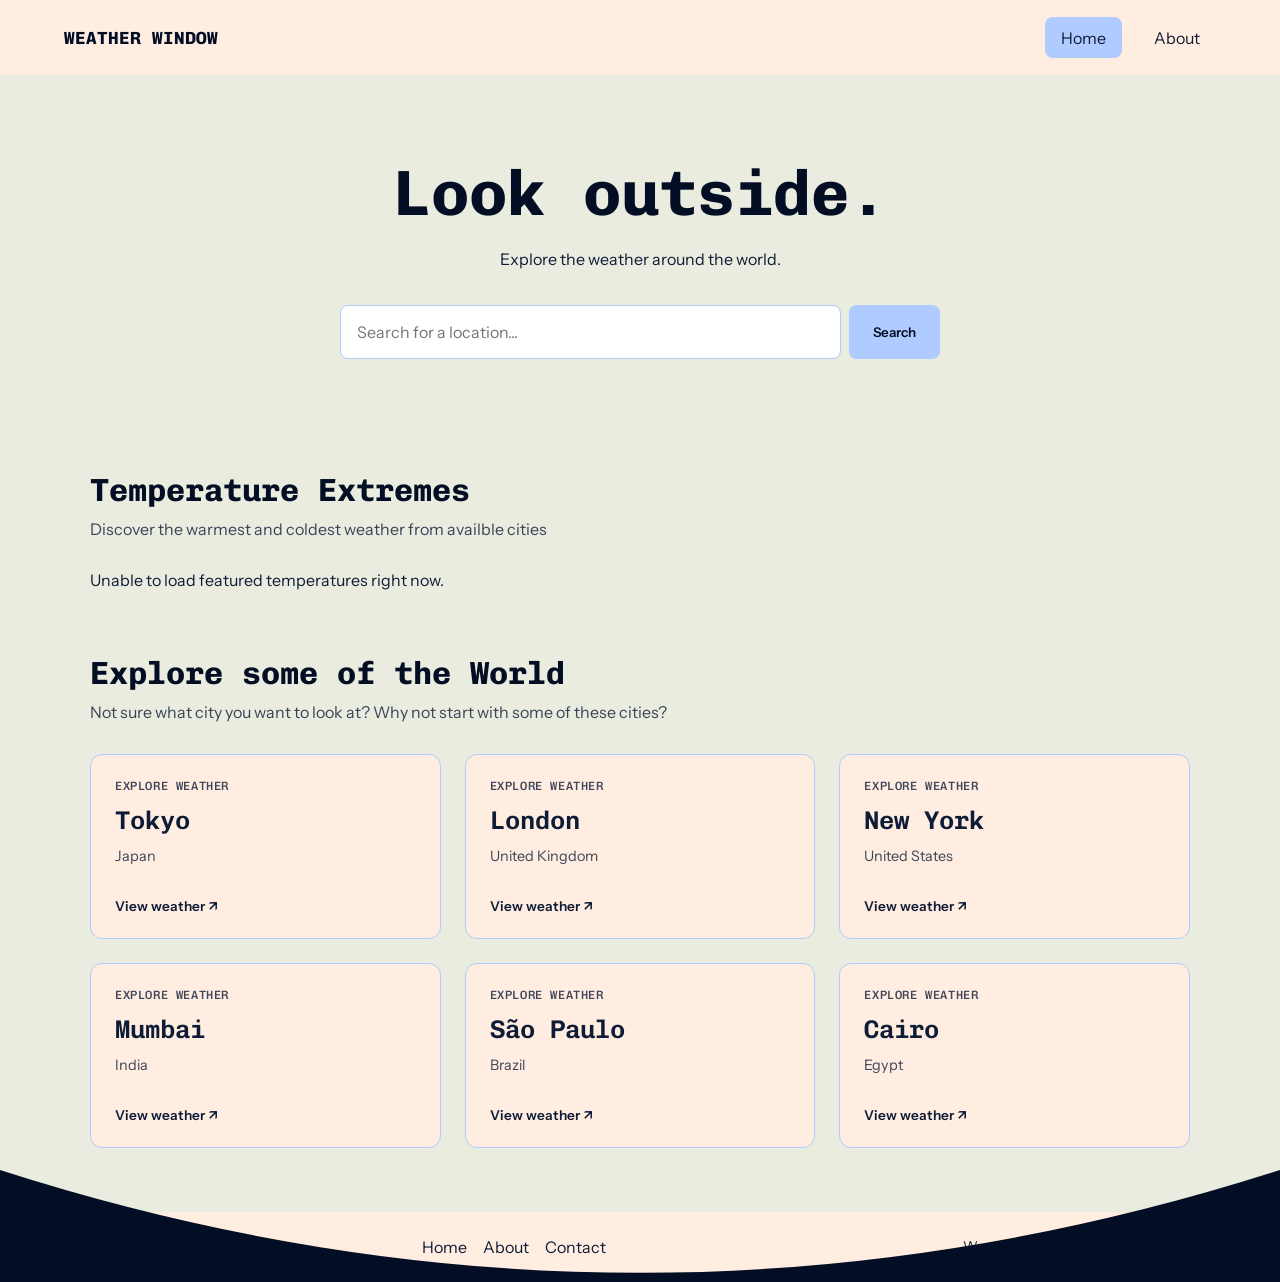
<file: index.html>
<!doctype html>
<html lang="en">
  <head>
    <meta charset="UTF-8" />
    <meta name="viewport" content="width=device-width, initial-scale=1.0" />

    <title>Weather Window | Home</title>

    <script>
      try {
        const destination = sessionStorage.getItem("weather-window-transition");
        const current =
          window.location.pathname +
          window.location.search +
          window.location.hash;
        if (destination === current) {
          document.documentElement.classList.add("transition-arriving");
        }
      } catch (error) {}
    </script>

    <link rel="stylesheet" href="css/style.css" />

    <!-- Google Fonts -->
    <link rel="preconnect" href="https://fonts.googleapis.com" />
    <link rel="preconnect" href="https://fonts.gstatic.com" crossorigin />
    <link
      href="https://fonts.googleapis.com/css2?family=Chivo+Mono:wght@400;500;600;700&family=Instrument+Sans:wght@400;500;600;700&display=swap"
      rel="stylesheet"
    />
  </head>

  <body data-page="home">
    <!-- GSAP Page Transition Overlay -->
    <div id="page-transition" aria-hidden="true">
      <svg
        class="transition-svg"
        viewBox="0 0 100 140"
        preserveAspectRatio="none"
        xmlns="http://www.w3.org/2000/svg"
      >
        <path d="M0 0 Q50 20 100 0 L100 140 Q50 120 0 140 Z" />
      </svg>
    </div>
    <header id="site-header"></header>

    <main>
      <section class="home-content">
        <h1>Look outside.</h1>
        <!-- "Look outside" is a personal reference from my dad, but fits the websites idea pretty well -->

        <p>Explore the weather around the world.</p>

        <div class="search-container">
          <input
            type="text"
            id="location-search"
            placeholder="Search for a location..."
            aria-label="Search for a location"
            autocomplete="off"
            aria-controls="search-predictions"
            aria-expanded="false"
          />

          <button id="search-button">Search</button>
        </div>

        <div
          id="search-predictions"
          role="listbox"
          aria-label="Location suggestions"
          aria-live="polite"
        ></div>
        <p
          id="search-message"
          class="search-message"
          role="status"
          aria-live="polite"
        ></p>
      </section>

      <!-- Featured Weather -->
      <section class="featured-weather">
        <div class="featured-heading">
          <h2>Temperature Extremes</h2>
          <p>Discover the warmest and coldest weather from availble cities</p>
        </div>
        <div class="extreme-cards" id="extreme-cards">
          <p class="featured-loading">Loading featured weather...</p>
        </div>
      </section>

      <!-- Explore Cities -->
      <section class="explore-cities">
        <div class="featured-heading">
          <h2>Explore some of the World</h2>
          <p>
            Not sure what city you want to look at? Why not start with some of
            these cities?
          </p>
        </div>
        <div class="city-cards" id="city-cards"></div>
      </section>
    </main>

    <footer id="site-footer"></footer>

    <script
      src="https://cdn.jsdelivr.net/npm/gsap@3.15/dist/gsap.min.js"
      defer
    ></script>
    <script type="module" src="js/main.js"></script>
  </body>
</html>
</file>
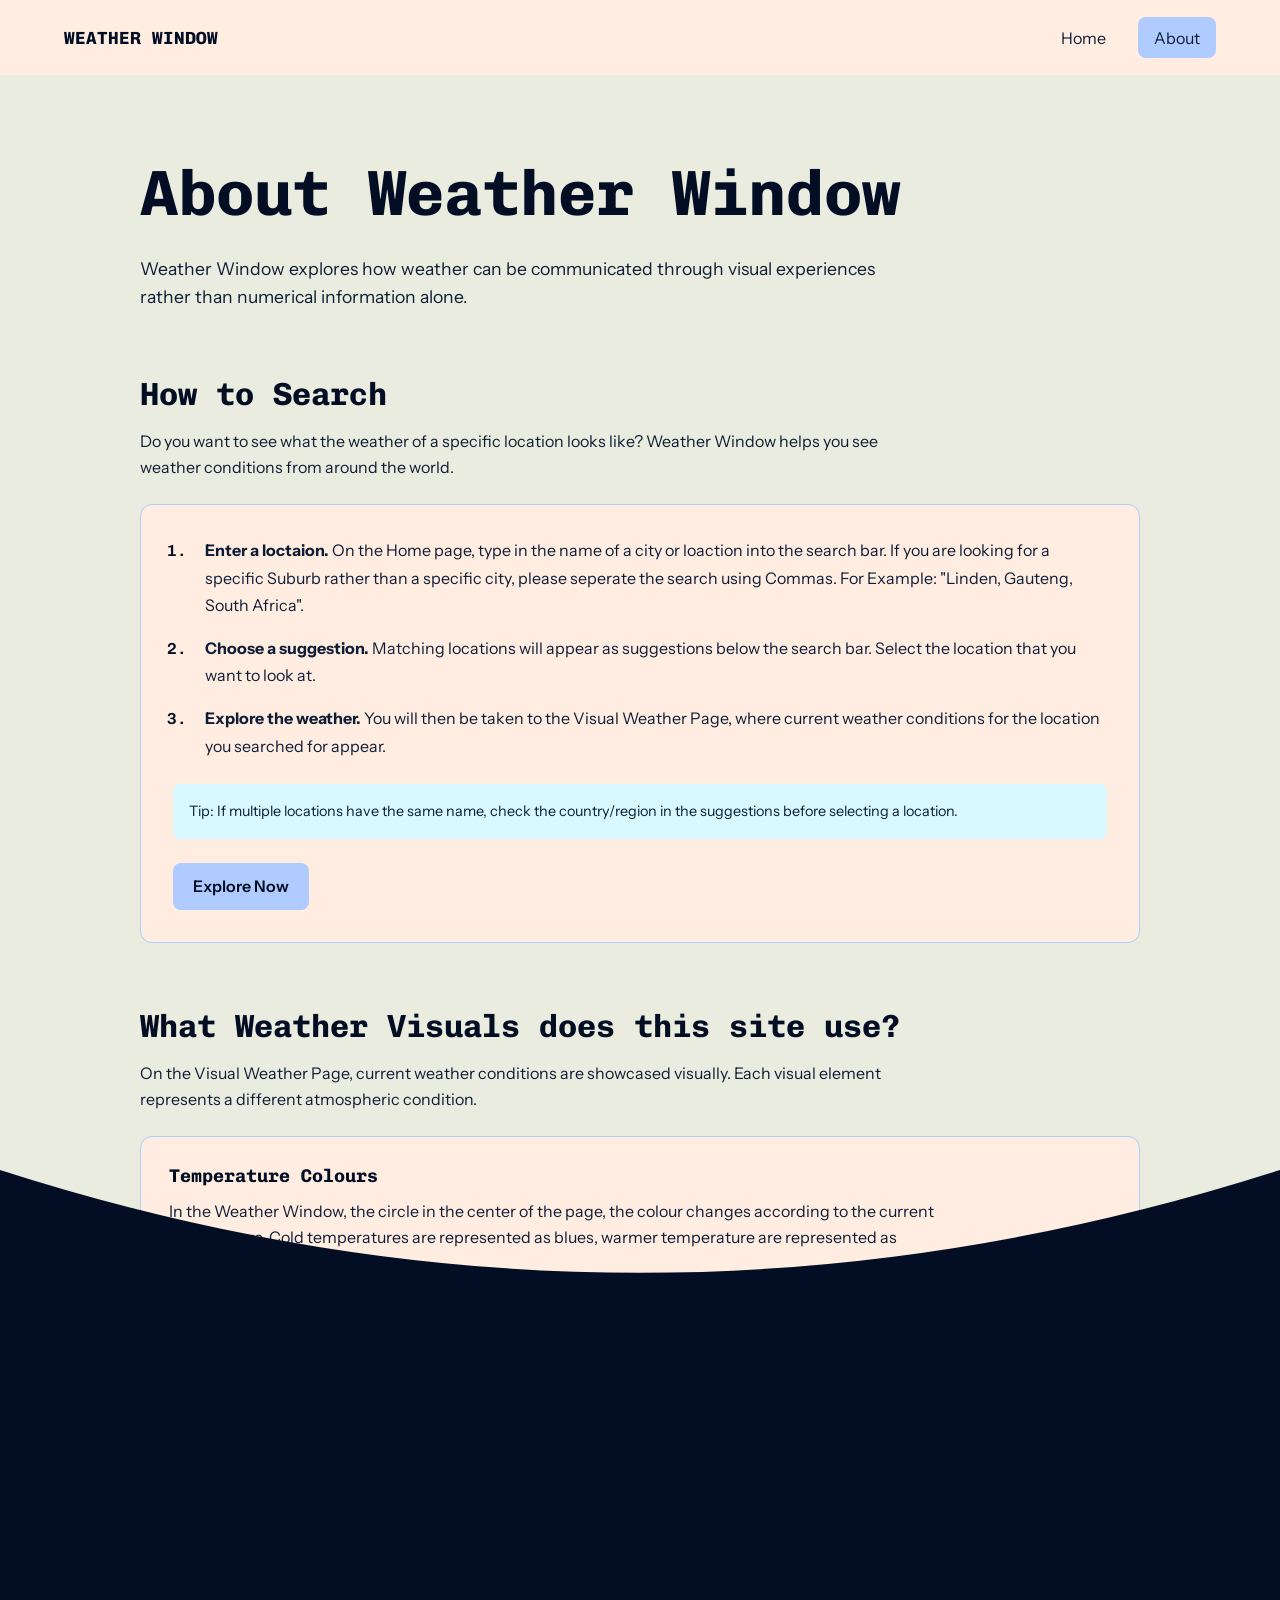
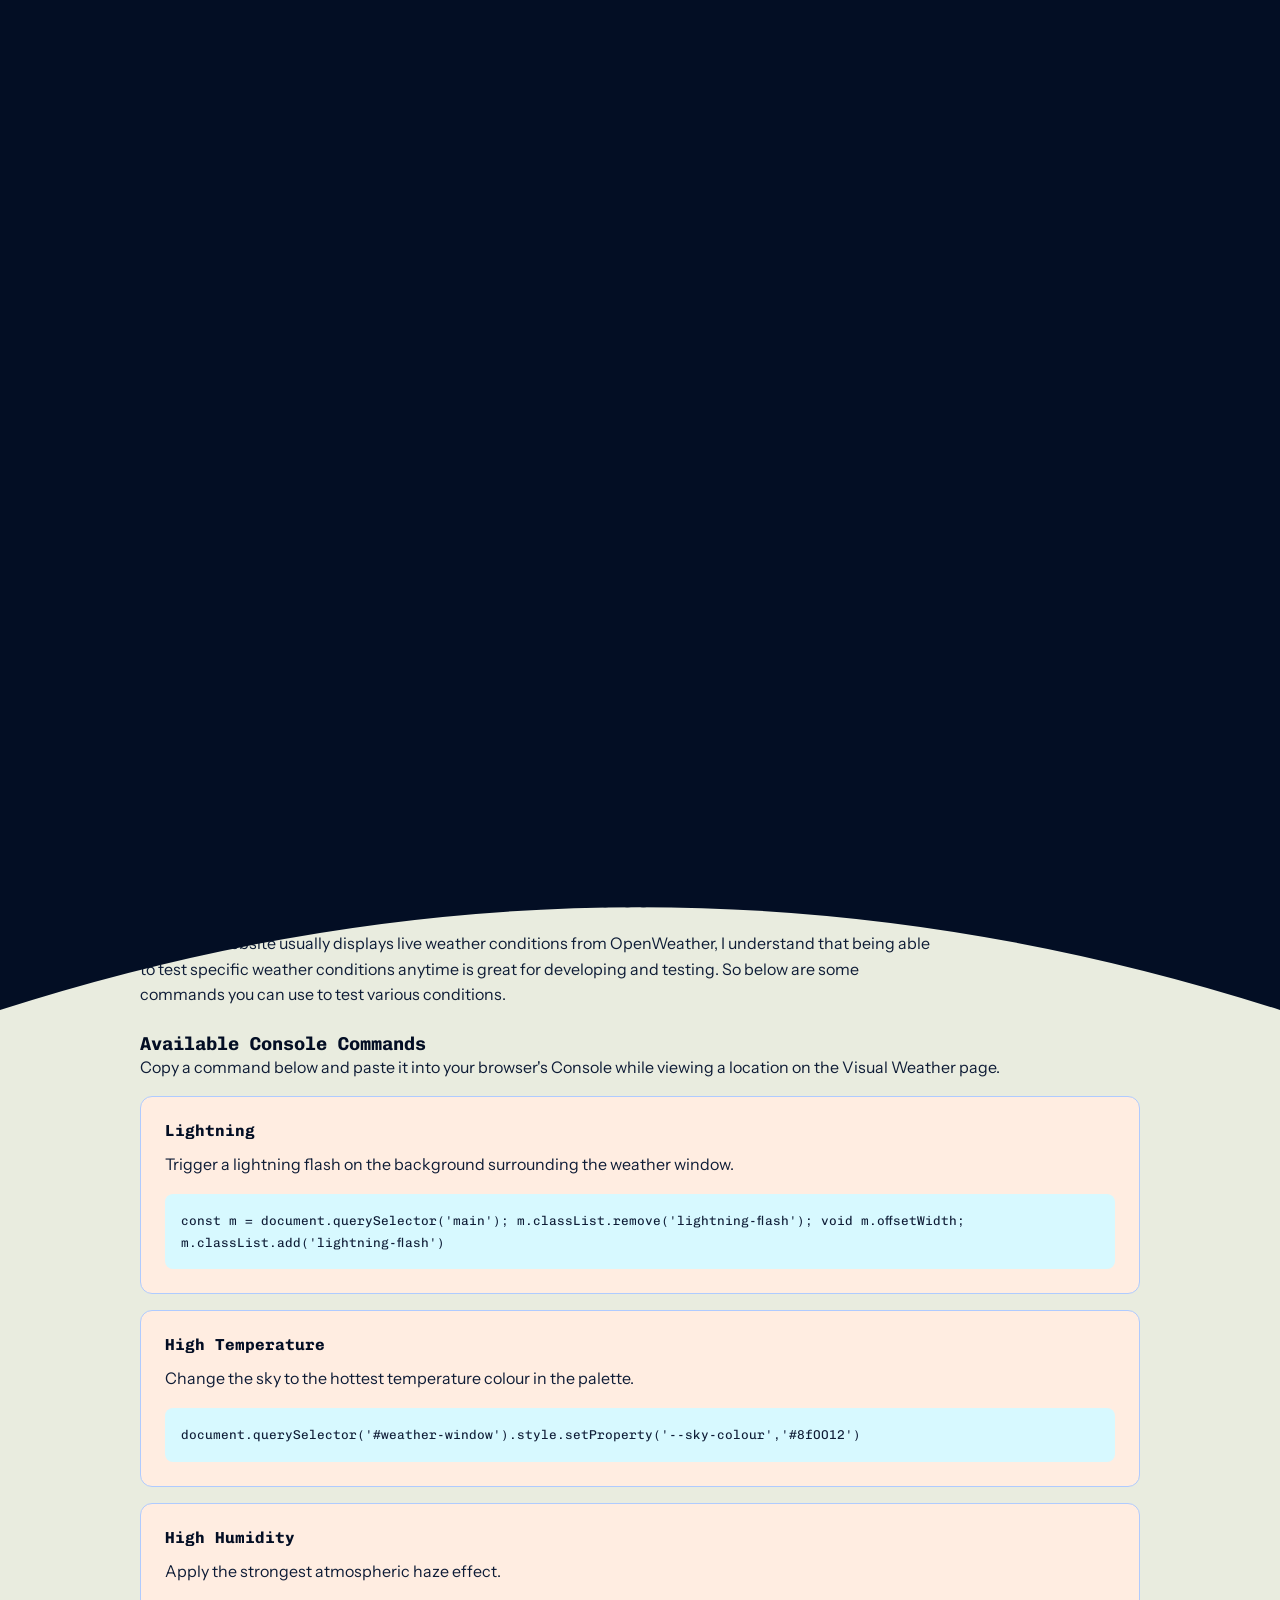
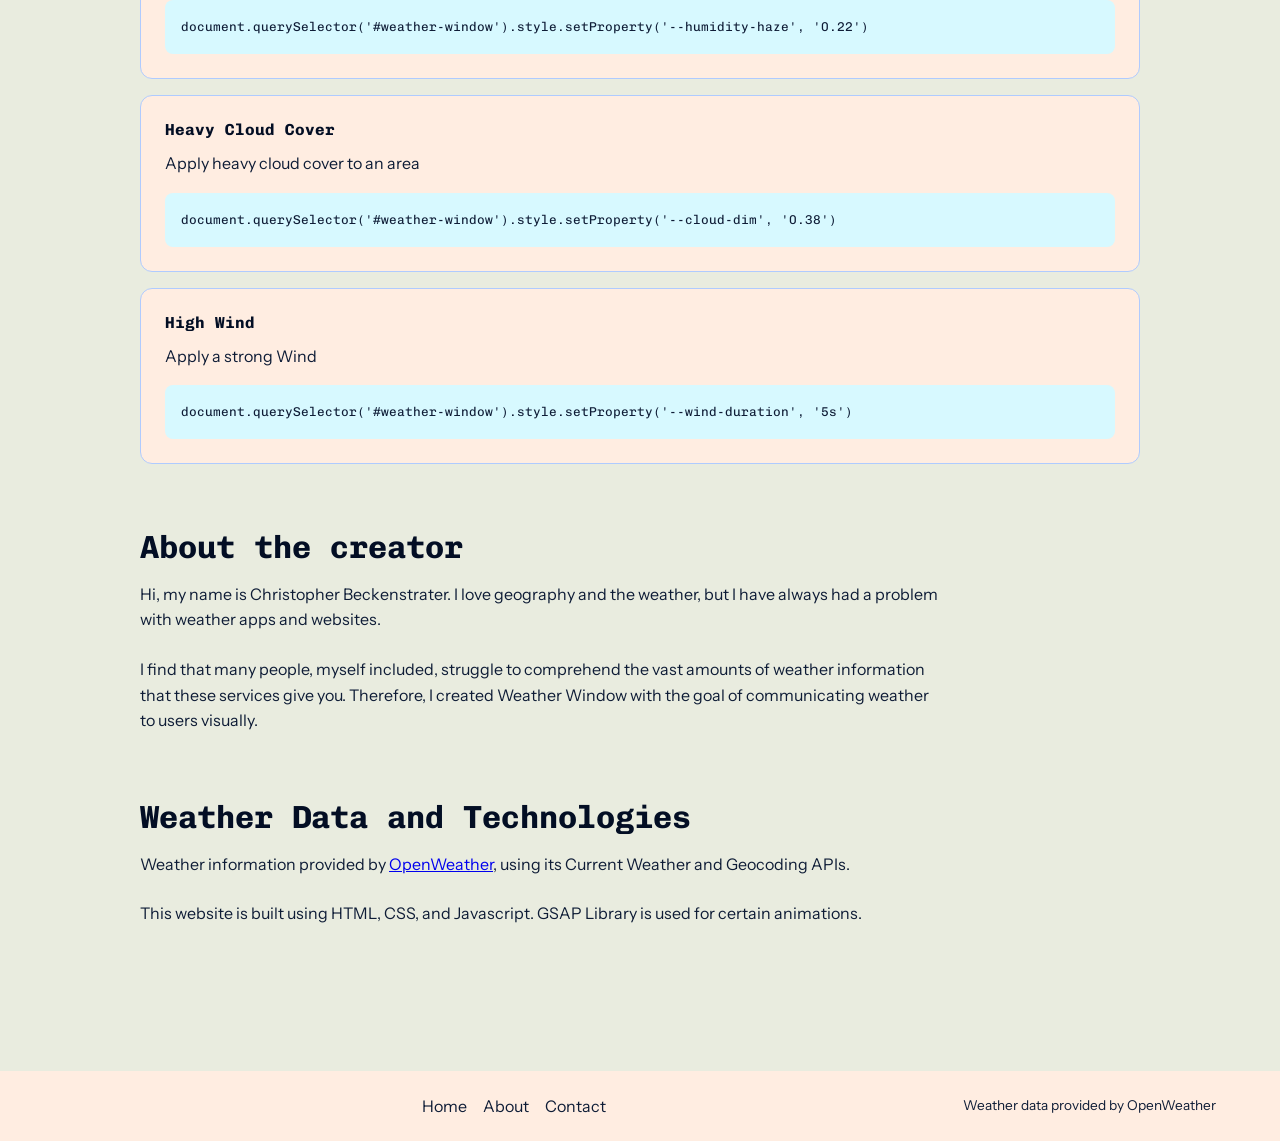
<file: about.html>
<!doctype html>
<html lang="en">
  <head>
    <meta charset="UTF-8" />
    <meta name="viewport" content="width=device-width, initial-scale=1.0" />

    <title>Weather Window | About</title>

    <script>
      try {
        const destination = sessionStorage.getItem("weather-window-transition");
        const current =
          window.location.pathname +
          window.location.search +
          window.location.hash;
        if (destination === current) {
          document.documentElement.classList.add("transition-arriving");
        }
      } catch (error) {}
    </script>

    <link rel="stylesheet" href="css/style.css" />

    <link rel="preconnect" href="https://fonts.googleapis.com" />
    <link rel="preconnect" href="https://fonts.gstatic.com" crossorigin />
    <link
      href="https://fonts.googleapis.com/css2?family=Chivo+Mono:wght@400;500;600;700&family=Instrument+Sans:wght@400;500;600;700&display=swap"
      rel="stylesheet"
    />
  </head>

  <body data-page="about">
    <!-- GSAP Page Transition Overlay -->
    <div id="page-transition" aria-hidden="true">
      <svg
        class="transition-svg"
        viewBox="0 0 100 140"
        preserveAspectRatio="none"
        xmlns="http://www.w3.org/2000/svg"
      >
        <path d="M0 0 Q50 20 100 0 L100 140 Q50 120 0 140 Z" />
      </svg>
    </div>
    <header id="site-header"></header>

    <main>
      <section class="about-content">
        <div class="about-intro">
          <h1>About Weather Window</h1>
          <p>
            Weather Window explores how weather can be communicated through
            visual experiences rather than numerical information alone.
          </p>
        </div>

        <!-- Section 1: Search Explaination -->
        <section class="about-section" id="how-to-search">
          <h2>How to Search</h2>
          <p>
            Do you want to see what the weather of a specific location looks
            like? Weather Window helps you see weather conditions from around
            the world.
          </p>
          <div class="about-panel">
            <ol class="search-steps">
              <li>
                <strong> Enter a loctaion.</strong>
                On the Home page, type in the name of a city or loaction into
                the search bar. If you are looking for a specific Suburb rather
                than a specific city, please seperate the search using Commas.
                For Example: "Linden, Gauteng, South Africa".
              </li>
              <li>
                <strong>Choose a suggestion.</strong>
                Matching locations will appear as suggestions below the search
                bar. Select the location that you want to look at.
              </li>
              <li>
                <strong>Explore the weather.</strong>
                You will then be taken to the Visual Weather Page, where current
                weather conditions for the location you searched for appear.
              </li>
            </ol>
            <p class="about-tip">
              Tip: If multiple locations have the same name, check the
              country/region in the suggestions before selecting a location.
            </p>
            <a class="about-link" href="index.html"> Explore Now </a>
          </div>
        </section>

        <!-- Section 2: Weather Visualisations -->
        <section class="about-section" id="weather-visuals">
          <h2>What Weather Visuals does this site use?</h2>
          <p>
            On the Visual Weather Page, current weather conditions are showcased
            visually. Each visual element represents a different atmospheric
            condition.
          </p>

          <!-- Temperature Colours -->
          <div class="weather-guide">
            <h3>Temperature Colours</h3>
            <p>
              In the Weather Window, the circle in the center of the page, the
              colour changes according to the current temperature. Cold
              temperatures are represented as blues, warmer temperature are
              represented as yellows/reds.
            </p>
            <div class="temperature-guide">
              <div class="temperature-swatch temp-minus10">
                <span>-10°C</span>
              </div>
              <div class="temperature-swatch temp-0">
                <span>0°C</span>
              </div>
              <div class="temperature-swatch temp-10">
                <span>10°C</span>
              </div>
              <div class="temperature-swatch temp-20">
                <span>20°C</span>
              </div>
              <div class="temperature-swatch temp-30">
                <span>30°C</span>
              </div>
              <div class="temperature-swatch temp-40">
                <span>40°C</span>
              </div>
            </div>
            <p class="guide-note">
              These colours gradually transition between one another if the
              current temperature is lies between the values. The also get a
              slight colour tint based on the Humidty & Atmospheric Haze, which
              will be explained shortly.
            </p>
          </div>

          <!-- Cloud Cover -->
          <div class="weather-guide">
            <h3>Cloud Cover</h3>
            <p>
              Clouds appear inside of the Weahter Window depending on the areas
              cloud coverage.
            </p>
          </div>

          <!-- Wind -->
          <div class="weather-guide">
            <h3>Wind Movement</h3>
            <p>
              Depending on the areas wind speed, the clouds are moved in the
              direction that the wind is travelling. Fast winds cause more
              movement in the clouds.
            </p>
          </div>

          <!-- Precipitation -->
          <div class="weather-guide">
            <h3>Precipitation</h3>
            <p>
              Rain, drizzle and Snow are represented by animated particles.
              However, the ability of this effect is heavily impacted by the API
              coverage. Some smaller areas, lack current coverage and won't show
              these effects even if they are currently experiencing
              rain/drizzle/snow.
            </p>
          </div>

          <!-- Atmospheric Haze -->
          <div class="weather-guide">
            <h3>Humidity and Atmospheric Haze</h3>
            <p>
              Humidity is used as an Atmospheric Haze overlay in the Weather
              Window. When an areas Humidtity is high, it creates a stronger
              mist overlay which will make the temperature colours dimmer.
            </p>
          </div>

          <!-- Time of Day-->
          <div class="weather-guide">
            <h3>Time of Day</h3>
            <p>
              The surrounding background of the page shifts colour to match the
              time of day. Sunrise, Sunset, Daytime and Nighttime each have
              their own colours. These colours also merge together as the time
              changes.
            </p>
          </div>

          <!-- Thunderstorms -->
          <div class="weather-guide">
            <h3>Thunderstorms</h3>
            <p>
              During Thunderstorms, brief flashes of lightning will appear on
              the background of the page.
            </p>
          </div>
        </section>

        <!-- Section 3: Console Commands for testing -->
        <section class="about-section" id="weather-testing">
          <h2>Want to test Weather Effects?</h2>
          <p>
            While this website usually displays live weather conditions from
            OpenWeather, I understand that being able to test specific weather
            conditions anytime is great for developing and testing. So below are
            some commands you can use to test various conditions.
          </p>

          <div id="demo-command-reference">
            <h3>Available Console Commands</h3>
            <p>
              Copy a command below and paste it into your browser's Console
              while viewing a location on the Visual Weather page.
            </p>

            <!-- Lightning -->
            <div class="demo-command">
              <h4>Lightning</h4>
              <p>
                Trigger a lightning flash on the background surrounding the
                weather window.
              </p>
              <code>
                const m = document.querySelector('main');
                m.classList.remove('lightning-flash'); void m.offsetWidth;
                m.classList.add('lightning-flash')
              </code>
            </div>

            <!-- High Temperature -->
            <div class="demo-command">
              <h4>High Temperature</h4>
              <p>
                Change the sky to the hottest temperature colour in the palette.
              </p>
              <code>
                document.querySelector('#weather-window').style.setProperty('--sky-colour','#8f0012')
              </code>
            </div>

            <!-- High Humidity -->
            <div class="demo-command">
              <h4>High Humidity</h4>
              <p>Apply the strongest atmospheric haze effect.</p>
              <code>
                document.querySelector('#weather-window').style.setProperty('--humidity-haze',
                '0.22')
              </code>
            </div>

            <!-- Cloud Cover -->
            <div class="demo-command">
              <h4>Heavy Cloud Cover</h4>
              <p>Apply heavy cloud cover to an area</p>
              <code>
                document.querySelector('#weather-window').style.setProperty('--cloud-dim',
                '0.38')
              </code>
            </div>

            <!-- High Wind -->
            <div class="demo-command">
              <h4>High Wind</h4>
              <p>Apply a strong Wind</p>
              <code>
                document.querySelector('#weather-window').style.setProperty('--wind-duration',
                '5s')
              </code>
            </div>
          </div>
        </section>

        <!-- Creator Information -->
        <section class="about-section" id="about-creator">
          <h2>About the creator</h2>

          <p>
            Hi, my name is Christopher Beckenstrater. I love geography and the
            weather, but I have always had a problem with weather apps and
            websites.
          </p>
          <p>
            I find that many people, myself included, struggle to comprehend the
            vast amounts of weather information that these services give you.
            Therefore, I created Weather Window with the goal of communicating
            weather to users visually.
          </p>
        </section>

        <!-- Data Attribution -->
        <section class="about-section" id="weather-data">
          <h2>Weather Data and Technologies</h2>
          <p>
            Weather information provided by
            <a
              href="https://openweathermap.org/"
              target="_blank"
              rel="noopener noreferrer"
              >OpenWeather</a
            >, using its Current Weather and Geocoding APIs.
          </p>
          <p>
            This website is built using HTML, CSS, and Javascript. GSAP Library
            is used for certain animations.
          </p>
        </section>
      </section>
    </main>

    <footer id="site-footer"></footer>
    <script
      src="https://cdn.jsdelivr.net/npm/gsap@3.15/dist/gsap.min.js"
      defer
    ></script>
    <script type="module" src="js/main.js"></script>
  </body>
</html>
</file>
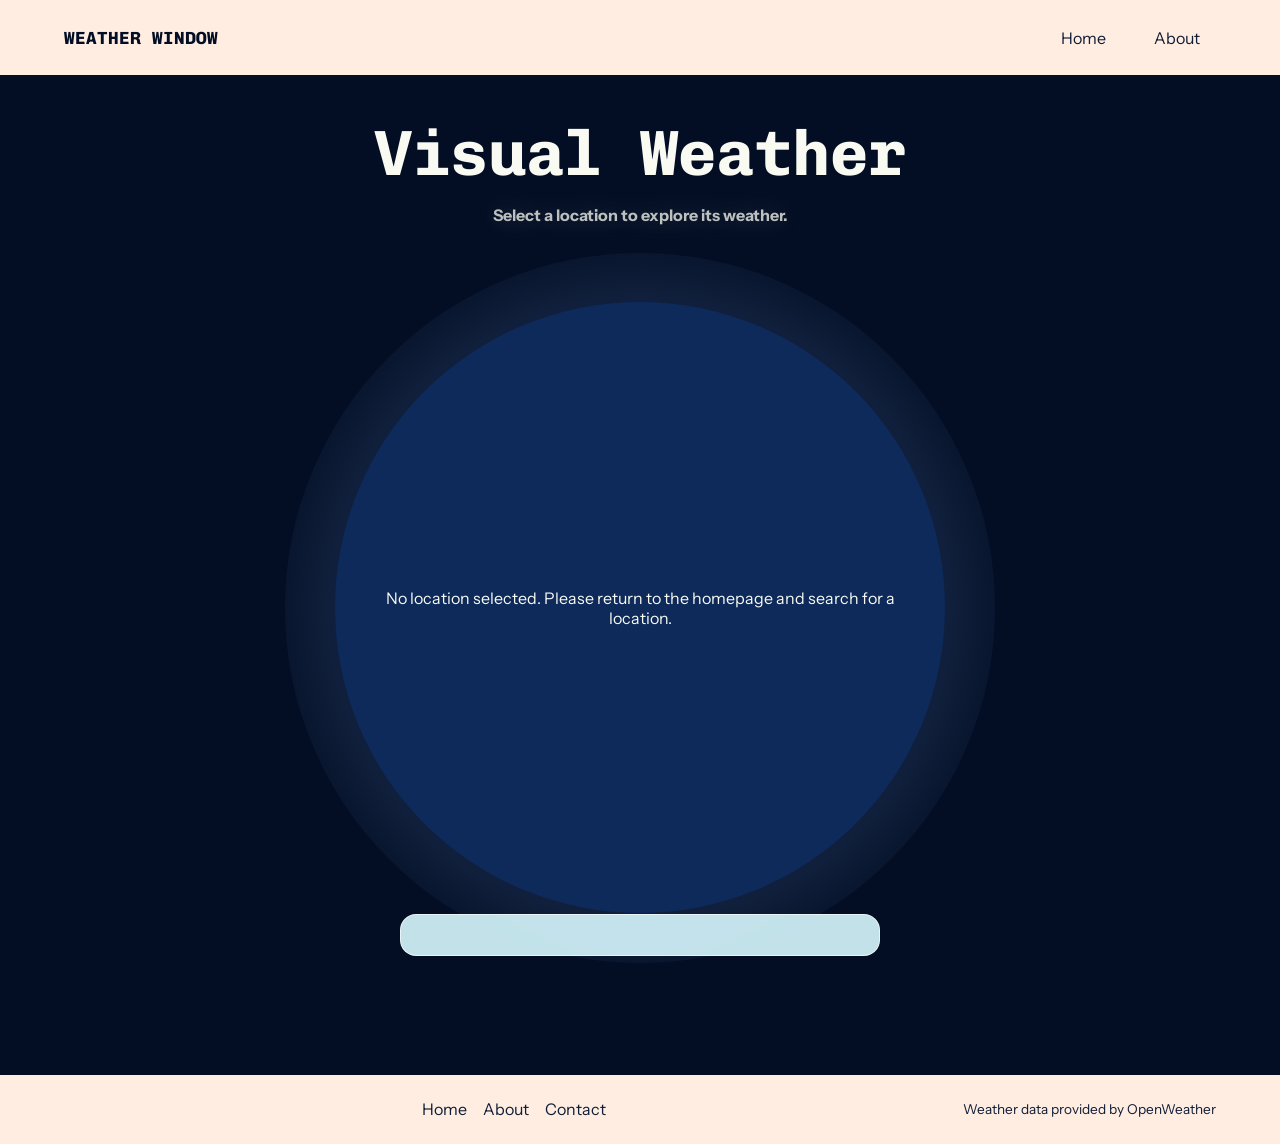
<file: visual-weather.html>
<!doctype html>
<html lang="en">
  <head>
    <meta charset="UTF-8" />
    <meta name="viewport" content="width=device-width, initial-scale=1.0" />

    <title>Weather Window | Visual Weather</title>

    <script>
      try {
        const destination = sessionStorage.getItem("weather-window-transition");
        const current =
          window.location.pathname +
          window.location.search +
          window.location.hash;
        if (destination === current) {
          document.documentElement.classList.add("transition-arriving");
        }
      } catch (error) {}
    </script>

    <link rel="stylesheet" href="css/style.css" />

    <link rel="preconnect" href="https://fonts.googleapis.com" />
    <link rel="preconnect" href="https://fonts.gstatic.com" crossorigin />
    <link
      href="https://fonts.googleapis.com/css2?family=Chivo+Mono:wght@400;500;600;700&family=Instrument+Sans:wght@400;500;600;700&display=swap"
      rel="stylesheet"
    />
  </head>

  <body data-page="visual-weather">
    <!-- GSAP Page Transition Overlay -->
    <div id="page-transition" aria-hidden="true">
      <svg
        class="transition-svg"
        viewBox="0 0 100 140"
        preserveAspectRatio="none"
        xmlns="http://www.w3.org/2000/svg"
      >
        <path d="M0 0 Q50 20 100 0 L100 140 Q50 120 0 140 Z" />
      </svg>
    </div>
    <header id="site-header"></header>

    <main>
      <section class="weather-content">
        <h1>Visual Weather</h1>
        <p id="location-name">Select a location to explore its weather.</p>
        <div class="weather-scene">
          <div id="weather-window">
            <!-- Weather visuals and summary will go here -->
          </div>
          <div id="weather-information">
            <!-- Weather statistics will be added here -->
          </div>
        </div>
      </section>
    </main>

    <footer id="site-footer"></footer>
    <script
      src="https://cdn.jsdelivr.net/npm/gsap@3.15/dist/gsap.min.js"
      defer
    ></script>
    <script type="module" src="js/main.js"></script>
  </body>
</html>
</file>
<file: css/style.css>
/* Global Variables */
:root {
  --colour-heading: #030e24;
  --colour-body: #0e1c36;

  --colour-primary: #afcbff;
  --colour-hover: #d7f9ff;

  --colour-background: #e9ecdf; /*eceee8 e9ecdf f9fbf2 eff2e3 */
  --colour-navigation: #ffede1;

  --font-heading: "Chivo Mono", monospace;
  --font-body: "Instrument Sans", sans-serif;
}

/* Reset */
* {
  margin: 0;
  padding: 0;
  box-sizing: border-box;
}

html {
  scroll-behavior: smooth;
}

body {
  min-height: 100vh;
  display: flex;
  flex-direction: column;

  background-color: var(--colour-background);
  color: var(--colour-body);

  font-family: var(--font-body);
}

/* Typography */
h1,
h2,
h3 {
  font-family: var(--font-heading);
  color: var(--colour-heading);
}

h1 {
  font-size: clamp(2rem, 5vw, 4rem);
}

p {
  font-size: 1rem;
  line-height: 1.6;
}

/* Nav */
.navbar {
  min-height: 75px;
  padding: 1rem 5%;

  display: flex;
  align-items: center;
  justify-content: space-between;

  background-color: var(--colour-navigation);
}

.nav-logo {
  font-family: var(--font-heading);
  font-weight: 700;
  font-size: 1.1rem;
  text-decoration: none;
  color: var(--colour-heading);
}

.nav-links {
  display: flex;
  align-items: center;
  gap: 1rem;
}

.nav-links a {
  padding: 0.65rem 1rem;
  text-decoration: none;
  color: var(--colour-body);
  border-radius: 8px;
  transition: background-color 0.25s ease;
}

.nav-links a:hover {
  background-color: var(--colour-hover);
}

.nav-links a.active {
  background-color: var(--colour-primary);
}

/* GSAP Navigation Animations */
.nav-links a,
.footer-links a,
.footer-credit a {
  display: inline-block;
  transform-origin: center;
}

/* Main Content */
main {
  flex: 1;
  width: 100%;
}

.home-content,
.weather-content,
.about-content {
  width: min(90%, 1100px);
  margin: 0 auto;
  padding: 5rem 0;
}

.home-content {
  text-align: center;
}

.home-content h1 {
  margin-bottom: 1rem;
}

.home-content > p {
  margin-bottom: 2rem;
}

/* Search Field */
.search-container {
  display: flex;
  width: min(100%, 600px);
  margin: 0 auto;
  gap: 0.5rem;
}

.search-container input {
  flex: 1;
  min-width: 0;
  padding: 1rem;
  font-family: var(--font-body);
  font-size: 1rem;
  border: 1px solid var(--colour-primary);
  border-radius: 8px;
  outline-offset: 3px;
}

.search-container button {
  padding: 1rem 1.5rem;
  background-color: var(--colour-primary);
  color: var(--colour-heading);
  border: none;
  border-radius: 8px;
  font-family: var(--font-body);
  font-weight: 600;
  cursor: pointer;
}

/* Footer */
#site-footer {
  background-color: var(--colour-navigation);
  padding: 1.5rem 5%;
}

.footer-content {
  display: flex;
  flex-wrap: wrap;
  justify-content: space-between;
  align-items: center;
  gap: 1rem;
}

.footer-content > p:first-child {
  font-family: var(--font-heading);
  font-weight: 700;
}

.footer-links {
  display: flex;
  gap: 1rem;
}

.footer-links a,
.footer-credit a {
  color: var(--colour-body);
  text-decoration: none;
}

.footer-links a:hover,
.footer-credit a:hover {
  text-decoration: underline;
}

.footer-credit {
  font-size: 0.85rem;
}

/* Responsive Design */
@media (max-width: 600px) {
  .navbar {
    padding: 1rem 4%;
  }

  .nav-logo {
    font-size: 0.85rem;
  }

  .nav-links {
    gap: 0.25rem;
  }

  .nav-links a {
    padding: 0.6rem;
    font-size: 0.9rem;
  }

  .home-content,
  .weather-content,
  .about-content {
    padding: 3rem 0;
  }

  .search-container {
    flex-direction: column;
  }

  .search-container button {
    width: 100%;
  }

  .footer-content {
    flex-direction: column;
    text-align: center;
  }

  .footer-links {
    justify-content: center;
  }
}

/* Location Prediction */
#search-predictions {
  width: min(100%, 600px);
  margin: 1rem auto 0;
  display: flex;
  flex-direction: column;
  gap: 0.5rem;
}

/* Individual prediction */
.prediction-item {
  width: 100%;
  min-height: 55px;
  display: flex;
  justify-content: space-between;
  align-items: center;
  gap: 1rem;
  padding: 1rem 1.25rem;
  background-color: var(--colour-navigation);
  border: 1px solid transparent;
  border-radius: 8px;
  color: var(--colour-heading);
  font-family: var(--font-body);
  font-size: 1rem;
  text-align: left;
  cursor: pointer;
  transition:
    background-color 0.25s ease,
    border-color 0.25s ease;
}

/* Location name */
.prediction-name {
  font-weight: 500;
}

/* Temperature */
.prediction-temperature {
  flex-shrink: 0;
  font-family: var(--font-heading);
  font-size: 0.9rem;
  font-weight: 600;
  opacity: 0;
  width: 0;
  overflow: hidden;
  transition:
    opacity 0.25s ease,
    width 0.25s ease;
}

/* Expanded prediction */
.prediction-item.expanded {
  background-color: var(--colour-hover);
  border-color: var(--colour-primary);
}

.prediction-item.expanded .prediction-temperature {
  opacity: 1;
  width: auto;
}

/* Keyboard accessibility */
.prediction-item:focus-visible {
  outline: 3px solid var(--colour-primary);
  outline-offset: 3px;
}

/* Search messages */
.search-message {
  margin-top: 1rem;
  font-size: 0.9rem;
  color: var(--colour-body);
  text-align: center;
}

/* Mobile adjustments */
@media (max-width: 600px) {
  #search-predictions {
    gap: 0.75rem;
  }
  .prediction-item {
    min-height: 60px;
    padding: 1rem;
  }
}

/* Home Page Styling - Featured cards */

/* Section Layout */
body[data-page="home"] .featured-weather,
body[data-page="home"] .explore-cities {
  width: min(90%, 1100px);
  margin: 0 auto;
  padding-bottom: 4rem;
}

/* Reduce the empty space beneath the search */
body[data-page="home"] .home-content {
  padding-bottom: 4rem;
}

/* Section Headings */
.featured-heading {
  margin-bottom: 1.75rem;
}

.featured-heading h2 {
  font-family: var(--font-heading);
  font-size: clamp(1.4rem, 3vw, 2rem);
  color: var(--colour-heading);
  margin-bottom: 0.5rem;
}

.featured-heading p {
  font-size: 1rem;
  opacity: 0.8;
}

/* Card Grids */
.extreme-cards {
  display: grid;
  grid-template-columns: repeat(2, minmax(0, 1fr));
  gap: 1.5rem;
}

.city-cards {
  display: grid;
  grid-template-columns: repeat(3, minmax(0, 1fr));
  gap: 1.5rem;
}

/* General Card Styling */
.featured-card {
  display: flex;
  flex-direction: column;
  align-items: flex-start;
  gap: 0.75rem;
  width: 100%;
  min-width: 0;
  min-height: 185px;
  padding: 1.5rem;
  background-color: var(--colour-navigation);
  color: var(--colour-body);
  border: 1px solid var(--colour-primary);
  border-radius: 12px;
  font-family: var(--font-body);
  text-align: left;
  cursor: pointer;
  transition:
    transform 0.25s ease,
    box-shadow 0.25s ease,
    background-color 0.25s ease;
}

/* Hover Interaction */
.featured-card:hover {
  transform: translateY(-5px);
  box-shadow: 0 8px 20px rgba(3, 14, 36, 0.12);
}

/* Keyboard Accessibility */
.featured-card:focus-visible {
  outline: 3px solid var(--colour-primary);
  outline-offset: 4px;
}

/* Card Category */
.featured-card-label {
  font-family: var(--font-heading);
  font-size: 0.75rem;
  font-weight: 500;
  text-transform: uppercase;
  letter-spacing: 0.05em;
  opacity: 0.8;
}

/* City Name */
.featured-card-city {
  font-family: var(--font-heading);
  font-size: clamp(1.2rem, 2vw, 1.6rem);
  font-weight: 600;
  overflow-wrap: anywhere;
}

/* Country Name */
.featured-card-country {
  font-size: 0.9rem;
  opacity: 0.8;
}

/* Temperature */
.featured-card-temperature {
  font-family: var(--font-heading);
  font-size: clamp(2.5rem, 4vw, 3.5rem);
  font-weight: 600;

  margin-top: 0.5rem;
}

/* Navigation Text */
.featured-card-link {
  margin-top: auto;
  padding-top: 1rem;
  font-size: 0.85rem;
  font-weight: 600;
}

/* Extreme Temporature Cards */
/* Larger Cards */
.featured-card.warm,
.featured-card.cold {
  min-height: 270px;
}

/* Warmest Location */
.featured-card.warm {
  background-color: #f6c157;
  border-color: #f39406;
  color: #422700;
}

/* Coldest Location */
.featured-card.cold {
  background-color: #086ab3;
  border-color: #19b3b8;
  color: #ffffff;
}

/* Explore City Cards */
.featured-card.city {
  background-color: var(--colour-navigation);
  border-color: var(--colour-primary);
}

.featured-card.city:hover {
  background-color: var(--colour-hover);
}

/* Responsive Cards */
/* Tablet */
@media (max-width: 768px) {
  .city-cards {
    grid-template-columns: repeat(2, minmax(0, 1fr));
  }

  .featured-card {
    padding: 1.25rem;
  }
}

/* Mobile */
@media (max-width: 600px) {
  body[data-page="home"] .home-content {
    padding-bottom: 3rem;
  }

  body[data-page="home"] .featured-weather,
  body[data-page="home"] .explore-cities {
    padding-bottom: 3rem;
  }

  .extreme-cards,
  .city-cards {
    grid-template-columns: 1fr;
    gap: 1rem;
  }

  .featured-card {
    min-height: 155px;
  }

  .featured-card.warm,
  .featured-card.cold {
    min-height: 230px;
  }
}

/* Reduced Motion */
@media (prefers-reduced-motion: reduce) {
  .featured-card {
    transition: none;
  }

  .featured-card:hover {
    transform: none;
  }
}

/* Visual-weather Page Styling */
/* Time-of-day backgrounds */
body[data-page="visual-weather"] {
  --time-background: #030e24;
  --time-outer: #101f3b;
}

/* Sunrise */
body[data-page="visual-weather"][data-time-of-day="sunrise"] {
  --time-background: #5e2f3b; /* 5e2f3b */
  --time-outer: #ad7180; /* ad7180 */
}

/* Daytime */
body[data-page="visual-weather"][data-time-of-day="day"] {
  --time-background: #83c5be; /*0077b6 1495d1 83c5be 0091ad*/
  --time-outer: #a6cfd5; /* 67adce */
}

/* Sunset */
body[data-page="visual-weather"][data-time-of-day="sunset"] {
  --time-background: #473453;
  --time-outer: #a45c70;
}

/* Nighttime */
body[data-page="visual-weather"][data-time-of-day="night"] {
  --time-background: #030e24;
  --time-outer: #101f3b;
}

/* Main background and lightning container */
body[data-page="visual-weather"] main {
  position: relative;
  isolation: isolate;

  background-color: var(--time-background);
  transition: background-color 2s ease;
}

/* Lightning effect on the background */
body[data-page="visual-weather"] main::before {
  content: "";
  position: absolute;
  inset: 0;
  background: rgba(215, 230, 255, 0.65);
  opacity: 0;
  pointer-events: none;
  z-index: -1;
}

/* lightning flash */
body[data-page="visual-weather"] main.lightning-flash::before {
  animation: lightning-flash 180ms ease-out;
}

@keyframes lightning-flash {
  0% {
    opacity: 0;
  }
  15% {
    opacity: 0.8;
  }
  40% {
    opacity: 0.25;
  }
  65% {
    opacity: 0.6;
  }
  100% {
    opacity: 0;
  }
}

/* Accessibility: reduce flashing */
@media (prefers-reduced-motion: reduce) {
  body[data-page="visual-weather"] main.lightning-flash::before {
    animation: none;
  }
}

.weather-content {
  width: 100%;
  max-width: none;
  margin: 0;
  padding: 2.5rem 1rem 5rem;
  text-align: center;
  color: #f9fbf2;
}

.weather-content h1 {
  color: #f9fbf2;
  margin-bottom: 0.75rem;
}

#location-name {
  color: rgba(249, 251, 242, 0.75);
  margin-bottom: 1.5rem;
  font-weight: bold;
  filter: drop-shadow(0 3px 6px rgba(3, 14, 36, 0.35))
    drop-shadow(0 0 10px rgba(249, 251, 242, 0.2));
}

/* The complete circular scene */
.weather-scene {
  position: relative;
  isolation: isolate;
  width: min(94vw, 1050px, calc(100svh - 190px));
  aspect-ratio: 1 / 1;
  margin: 0 auto 2rem;
  display: grid;
  place-items: center;
}

/* Outer circle responds to time of day */
.weather-scene::before {
  content: "";
  position: absolute;
  inset: 0;
  border-radius: 50%;
  background: radial-gradient(
    circle,
    var(--time-outer) 0%,
    var(--time-outer) 62%,
    transparent 78%
  );
  z-index: -1;
}

/* Inner weather window */
#weather-window {
  position: absolute;
  inset: 7%;
  width: auto;
  min-height: 0;
  margin: 0;
  padding: 2rem;
  display: flex;
  align-items: center;
  justify-content: center;
  border-radius: 50%;
  background-color: var(--sky-colour, #0d2a5b);
  overflow: hidden;
  transition: background-color 1s ease;
  z-index: 0;
}

/* Atmospheric overlay layers */
/* Cloud-cover darkness */
#weather-window::before {
  content: "";
  position: absolute;
  inset: 0;
  background: rgba(3, 14, 36, var(--cloud-dim, 0));
  border-radius: 50%;
  pointer-events: none;
  z-index: 1;
}

/* Humidity-based haze */
#weather-window::after {
  content: "";
  position: absolute;
  inset: 0;
  background: rgba(205, 216, 225, var(--humidity-haze, 0));
  border-radius: 50%;
  pointer-events: none;
  z-index: 2;
}

/* Weather summary inside the circular window */
.weather-summary {
  display: flex;
  flex-direction: column;
  align-items: center;
  gap: 0.5rem;
  position: relative;
  z-index: 5;
}

.weather-icon {
  width: 100px;
  height: 100px;
  filter: drop-shadow(0 3px 6px rgba(3, 14, 36, 0.35))
    drop-shadow(0 0 10px rgba(249, 251, 242, 0.2));
}

.weather-temperature {
  font-family: var(--font-heading);
  font-size: clamp(2.5rem, 7vw, 5rem);
  color: var(--colour-heading);
}

.weather-condition {
  color: var(--colour-heading);
  font-size: 1.1rem;
  text-transform: capitalize;
}

/* Weather Info Block */
#weather-information {
  position: absolute;
  left: 50%;
  bottom: 1%;
  transform: translateX(-50%);
  width: min(82%, 480px);
  padding: 1.25rem 1.5rem;
  display: grid;
  grid-template-columns: repeat(2, 1fr);
  gap: 0.85rem 1.5rem;
  background: rgba(215, 249, 255, 0.9);
  backdrop-filter: blur(12px);
  -webkit-backdrop-filter: blur(12px);
  border: 1px solid rgba(255, 255, 255, 0.65);
  border-radius: 16px;
  color: #030e24;
  z-index: 2;
}

/* Individual statistics */
.weather-stat {
  display: flex;
  justify-content: space-between;
  align-items: center;
  gap: 0.5rem;

  padding-bottom: 0.5rem;
  border-bottom: 1px solid rgba(3, 14, 36, 0.15);
}

.weather-stat h2 {
  font-family: var(--font-body);
  font-size: 0.8rem;
  font-weight: 500;
  color: #0e1c36;
}

.weather-stat p {
  font-family: var(--font-heading);
  font-size: 0.85rem;
  font-weight: 600;
  color: #030e24;
}

#location-clock {
  grid-column: 1 / -1;

  padding-top: 0.5rem;
  border-top: 1px solid rgba(3, 14, 36, 0.15);

  font-family: var(--font-heading);
  font-size: 0.75rem;
  color: #0e1c36;
  text-align: center;
}

/* Mobile */
@media (max-width: 600px) {
  .weather-content {
    padding: 2rem 0.5rem 3rem;
  }

  .weather-scene {
    width: min(96vw, calc(100svh - 230px));
  }

  #weather-window {
    inset: 5%;
  }

  #weather-information {
    width: 88%;
    padding: 1rem;
    gap: 0.65rem;
  }

  .weather-stat h2 {
    font-size: 0.7rem;
  }

  .weather-stat p {
    font-size: 0.75rem;
  }
}

/* Cloud Cover Visuals */
.weather-cloud-layer {
  position: absolute;
  inset: 0;
  overflow: hidden;
  pointer-events: none;
  z-index: 3;
}

.weather-cloud {
  position: absolute;

  left: var(--cloud-x);
  top: var(--cloud-y);

  width: 34%;
  height: 13%;

  background: rgba(233, 236, 239, var(--cloud-opacity, 0.9));
  border-radius: 100px;

  /* Temperature-coloured cloud edge */
  box-shadow:
    0 0 8px var(--cloud-edge),
    0 0 18px var(--cloud-edge),
    0 5px 16px rgba(3, 14, 36, 0.12);

  filter: blur(1.5px);

  /* Cloud wind animation */
  transform: translate(0, 0) scale(var(--cloud-scale));
  animation: cloud-drift var(--wind-duration, 90s) ease-in-out infinite
    alternate;
}

/* cloud formations */
.weather-cloud::before,
.weather-cloud::after {
  content: "";
  position: absolute;

  background: inherit;
  border-radius: 50%;
}

.weather-cloud::before {
  width: 60%;
  height: 155%;
  left: 12%;
  bottom: 10%;
}

.weather-cloud::after {
  width: 48%;
  height: 125%;
  right: 10%;
  bottom: 8%;
}

/* cloud movement */
@keyframes cloud-drift {
  from {
    transform: translate(0, 0) scale(var(--cloud-scale));
  }

  to {
    transform: translate(var(--wind-x, 0px), var(--wind-y, 0px))
      scale(var(--cloud-scale));
  }
}

/* Precipitation Particles */
.precipitation-layer {
  position: absolute;
  inset: 0;
  overflow: hidden;
  pointer-events: none;
  z-index: 4;
}

/* Shared particle properties */
.precipitation-particle {
  position: absolute;
  left: var(--particle-x);
  top: -5%;
  opacity: 0.8;

  animation-delay: var(--particle-delay);
  animation-duration: var(--particle-duration);
  animation-iteration-count: infinite;
  animation-timing-function: linear;
}

/* Rain and drizzle */
.precipitation-rain,
.precipitation-drizzle {
  width: calc(2px * var(--particle-size));
  height: calc(18px * var(--particle-size));
  background: rgba(225, 239, 249, 0.75);
  border-radius: 50%;
  animation-name: rain-fall;
}

.precipitation-drizzle {
  height: calc(9px * var(--particle-size));
  opacity: 0.5;
}

/* Snow */
.precipitation-snow {
  width: calc(6px * var(--particle-size));
  height: calc(6px * var(--particle-size));
  background: rgba(255, 255, 255, 0.9);
  border-radius: 50%;
  box-shadow: 0 0 5px rgba(255, 255, 255, 0.5);
  animation-name: snow-fall;
}

/* Falling rain */
@keyframes rain-fall {
  from {
    transform: translate(0, 0) rotate(15deg);
  }

  to {
    transform: translate(-35px, 110vh) rotate(15deg);
  }
}

/* Falling snow */
@keyframes snow-fall {
  0% {
    transform: translate(0, 0);
  }
  50% {
    transform: translate(15px, 50vh);
  }
  100% {
    transform: translate(-10px, 110vh);
  }
}

/* About Page */

/* Main Layout */
body[data-page="about"] .about-content {
  width: min(90%, 1000px);
  margin: 0 auto;
  padding: 5rem 0;
}

/* Introduction */
.about-intro {
  margin-bottom: 4rem;
}
.about-intro h1 {
  margin-bottom: 1.5rem;
}
.about-intro p {
  max-width: 750px;
  font-size: 1.1rem;
}

/* About Sections */
.about-section {
  margin-bottom: 4rem;
}
.about-section h2 {
  font-size: clamp(1.4rem, 3vw, 2rem);
  margin-bottom: 1rem;
}
.about-section > p {
  margin-bottom: 1.5rem;
  max-width: 800px;
}

/* Instruction Panels */
.about-panel {
  padding: 2rem;
  background-color: var(--colour-navigation);
  border: 1px solid var(--colour-primary);
  border-radius: 12px;
}
.about-panel h3 {
  margin-bottom: 1rem;
}

/* Search Instructions */
.search-steps {
  padding-left: 1.5rem;
  margin-bottom: 1.5rem;
}
.search-steps li {
  padding-left: 0.5rem;
  margin-bottom: 1rem;
  line-height: 1.7;
}
.search-steps li::marker {
  color: var(--colour-heading);
  font-family: var(--font-heading);
  font-weight: 600;
}

/* Tips */
.about-tip {
  padding: 1rem;
  margin-bottom: 1.5rem;
  background-color: var(--colour-hover);
  border-radius: 8px;
  font-size: 0.9rem;
}

/* Navigation Link */
.about-link {
  display: inline-block;
  padding: 0.85rem 1.25rem;
  background-color: var(--colour-primary);
  color: var(--colour-heading);
  border-radius: 8px;
  font-family: var(--font-body);
  font-weight: 600;
  text-decoration: none;
  transition: background-color 0.25s ease;
}
.about-link:hover {
  background-color: var(--colour-hover);
}

/* Visual Weather Guide */

.weather-guide {
  padding: 1.75rem;
  margin-bottom: 1rem;
  background-color: var(--colour-navigation);
  border: 1px solid var(--colour-primary);
  border-radius: 12px;
}
.weather-guide h3 {
  font-size: 1.15rem;
  margin-bottom: 0.75rem;
}
.weather-guide p {
  max-width: 800px;
}

/* Temperature Colour Palette */
.temperature-guide {
  display: grid;
  grid-template-columns: repeat(6, minmax(0, 1fr));
  gap: 0.5rem;
  margin-top: 1.5rem;
}

/* Individual Colour Swatches */
.temperature-swatch {
  min-height: 95px;
  min-width: 0;
  display: flex;
  align-items: center;
  justify-content: center;
  border-radius: 8px;
  font-family: var(--font-heading);
  font-size: 0.9rem;
  font-weight: 600;
}

/* Existing Weather Window Temperature Palette */
.temp-minus10 {
  background-color: #086ab3;
  color: #ffffff;
}
.temp-0 {
  background-color: #19b3b8;
  color: #030e24;
}
.temp-10 {
  background-color: #a3c3ce;
  color: #030e24;
}
.temp-20 {
  background-color: #f6c157;
  color: #030e24;
}
.temp-30 {
  background-color: #f39406;
  color: #030e24;
}
.temp-40 {
  background-color: #8f0012;
  color: #ffffff;
}
/* Supporting Text */
.guide-note {
  margin-top: 1rem;
  font-size: 0.85rem;
  opacity: 0.8;
}

/* Command Testing */
/* About - Console Command Panels */
.demo-command {
  padding: 1.5rem;
  margin-top: 1rem;
  background-color: var(--colour-navigation);
  border: 1px solid var(--colour-primary);
  border-radius: 12px;
}
.demo-command h4 {
  margin-bottom: 0.75rem;
  font-family: var(--font-heading);
  color: var(--colour-heading);
}
.demo-command p {
  margin-bottom: 1rem;
}
.demo-command code {
  display: block;
  padding: 1rem;
  background-color: var(--colour-hover);
  border-radius: 8px;
  font-family: var(--font-heading);
  font-size: 0.8rem;
  line-height: 1.7;
  overflow-wrap: anywhere;
  user-select: all;
}

/* Responsivity for About Page  */
@media (max-width: 768px) {
  .temperature-guide {
    grid-template-columns: repeat(3, minmax(0, 1fr));
  }
  .about-panel {
    padding: 1.5rem;
  }
}

@media (max-width: 600px) {
  body[data-page="about"] .about-content {
    padding: 3rem 0;
  }
  .about-intro,
  .about-section {
    margin-bottom: 3rem;
  }
  .weather-guide {
    padding: 1.25rem;
  }
  .temperature-guide {
    grid-template-columns: repeat(2, minmax(0, 1fr));
  }
  .temperature-swatch {
    min-height: 75px;
  }
  .search-steps {
    padding-left: 1.25rem;
  }
}

/* GSAP Curve Swipe Page Transition */
#page-transition {
  position: fixed;
  /* Extend beyond the viewport */
  top: -30dvh;
  left: 0;
  width: 100%;
  height: 160dvh;
  z-index: 9999;
  pointer-events: none;
  /* Start completely below the screen */
  transform: translateY(100%);
}

/* Curved SVG Shape */
.transition-svg {
  display: block;
  width: 100%;
  height: 100%;
  fill: var(--colour-heading); /* 086ab3 */
}

/* Arriving Page */
html.transition-arriving #page-transition {
  transform: translateY(0);
}

/* Reduced Motion */
@media (prefers-reduced-motion: reduce) {
  #page-transition {
    display: none;
  }
}
</file>
